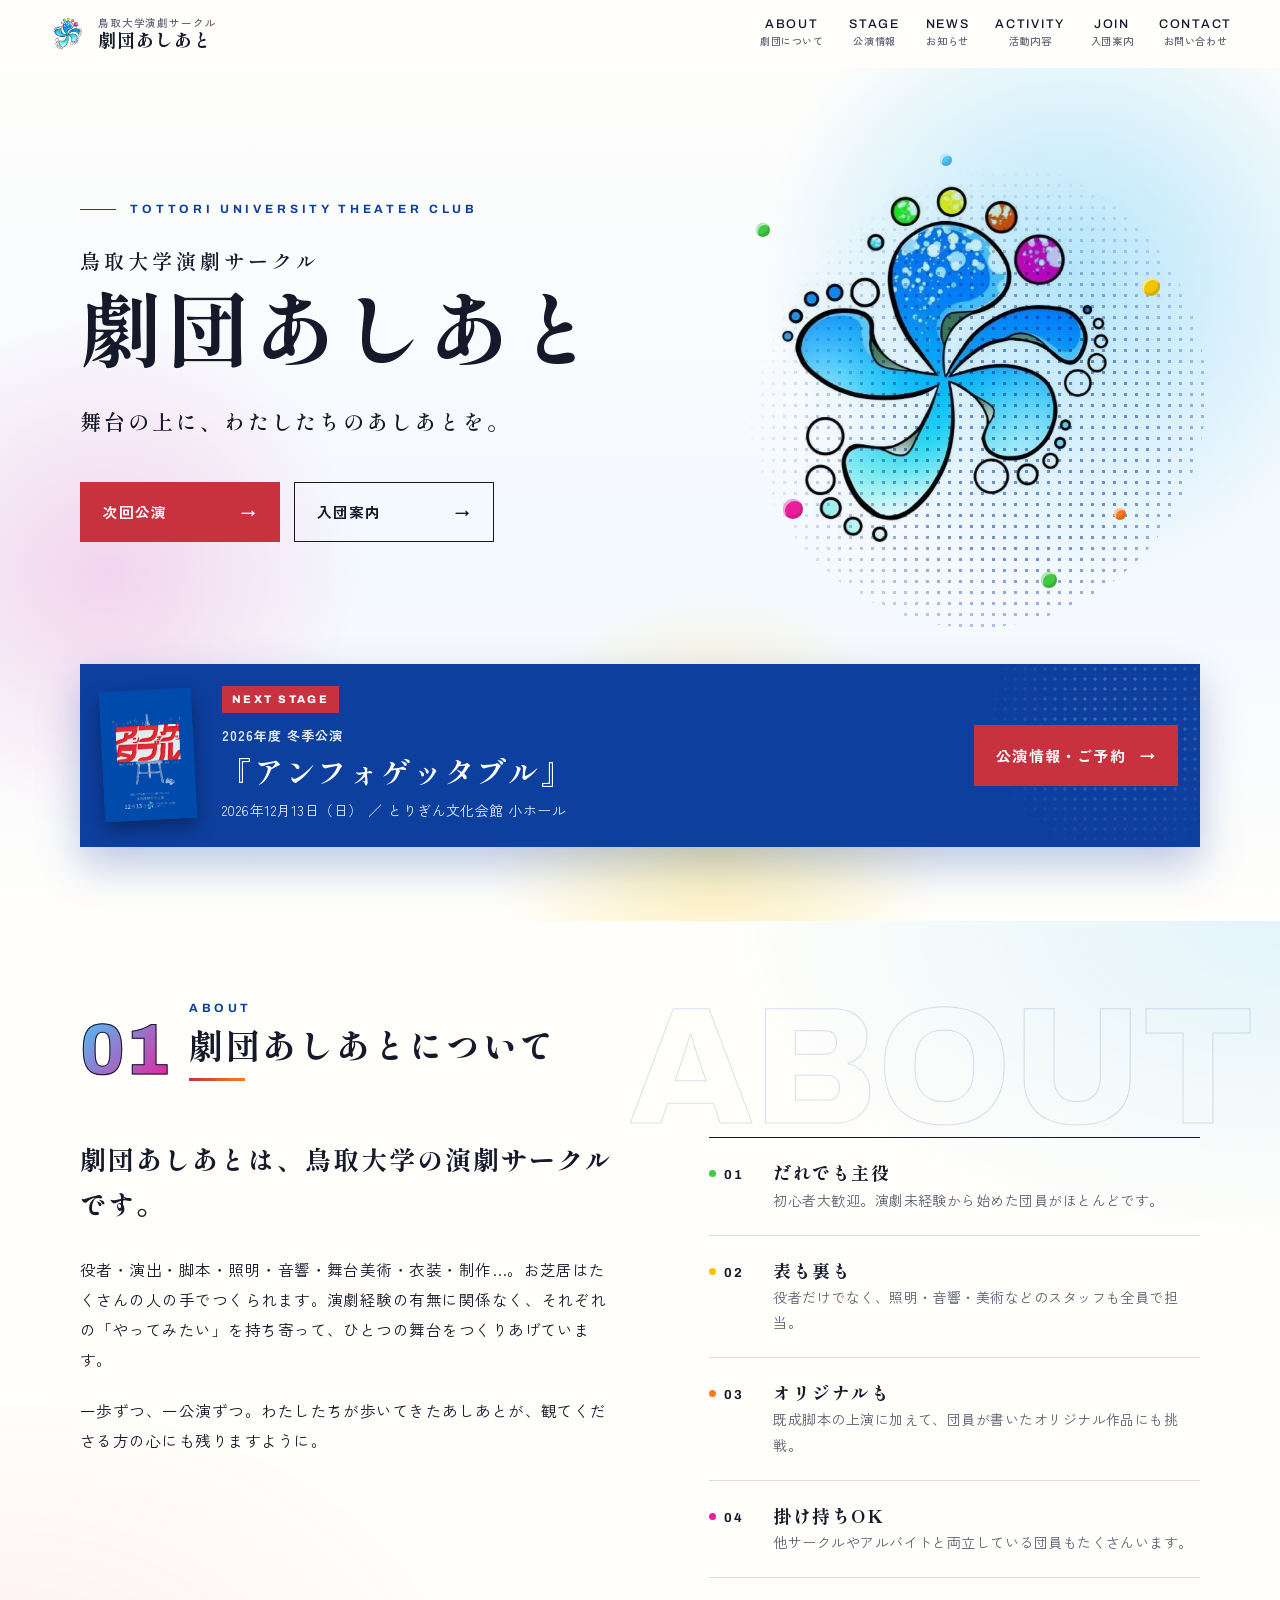
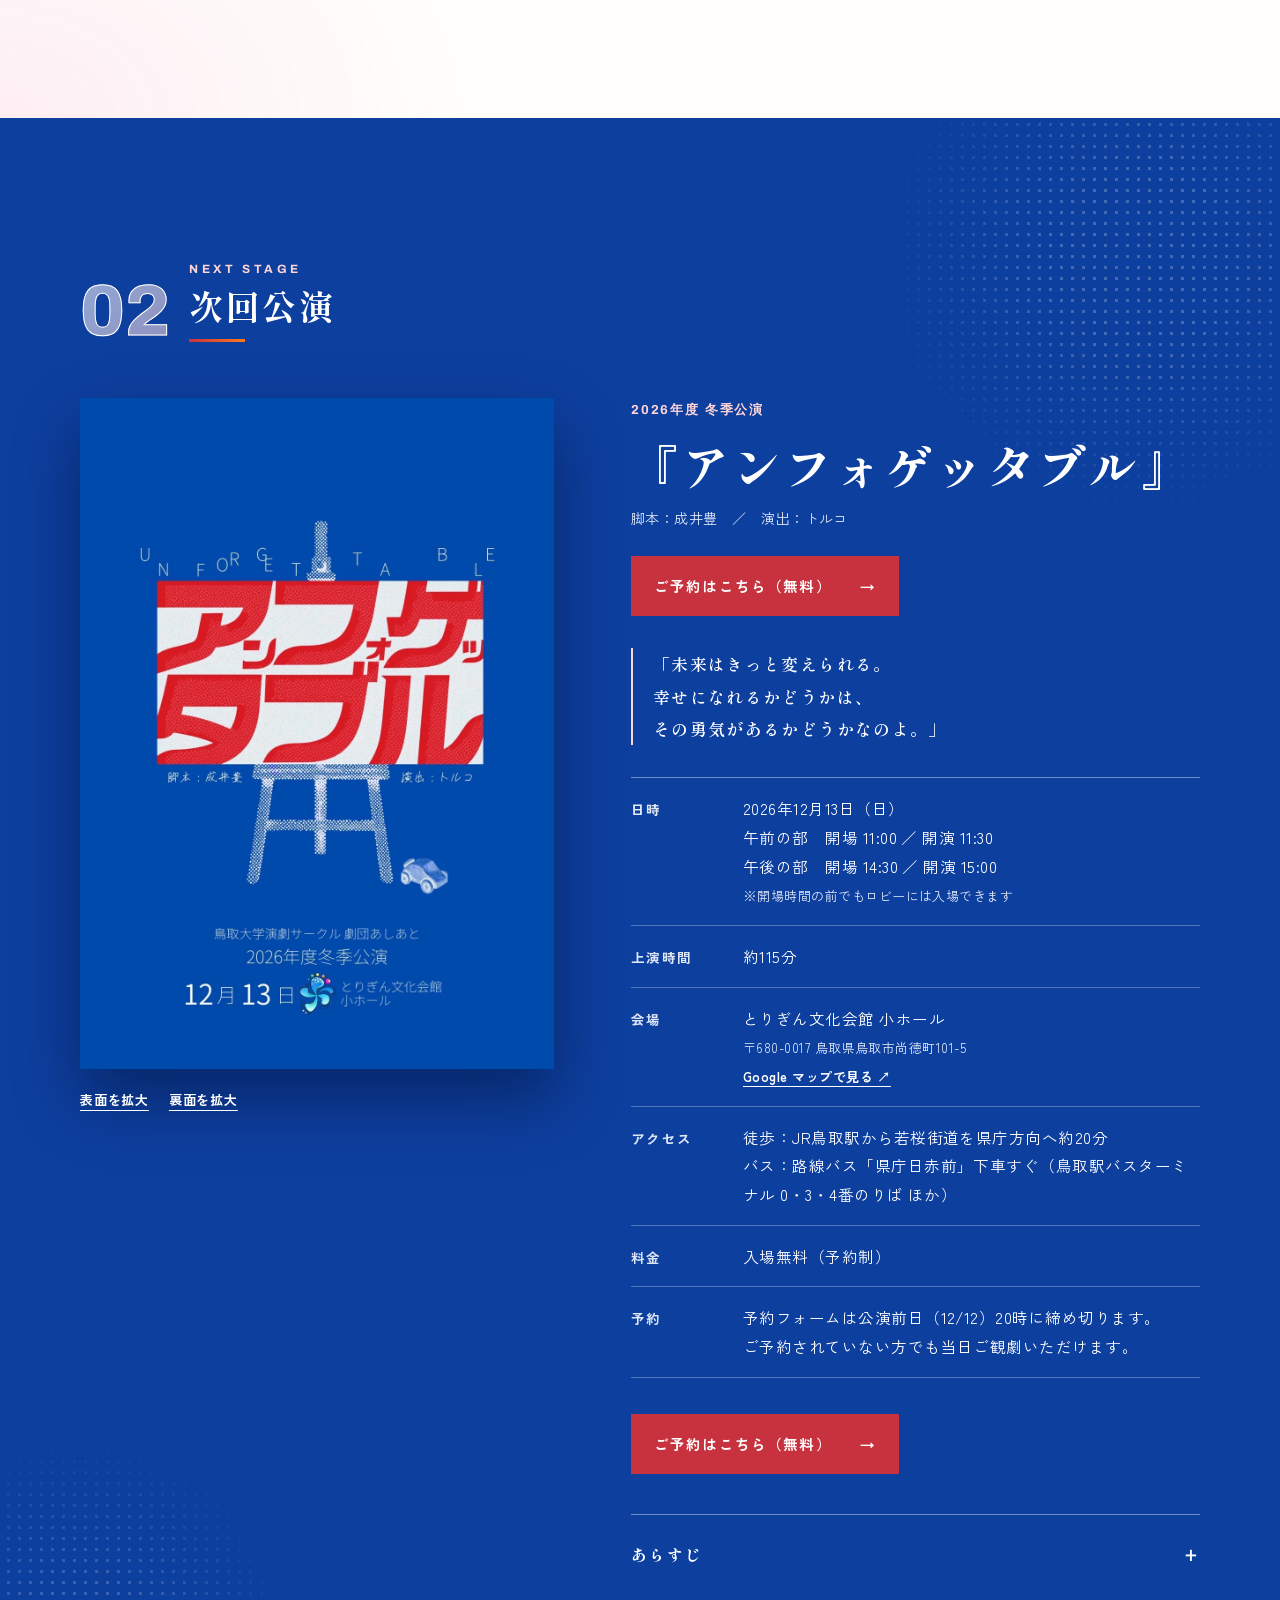
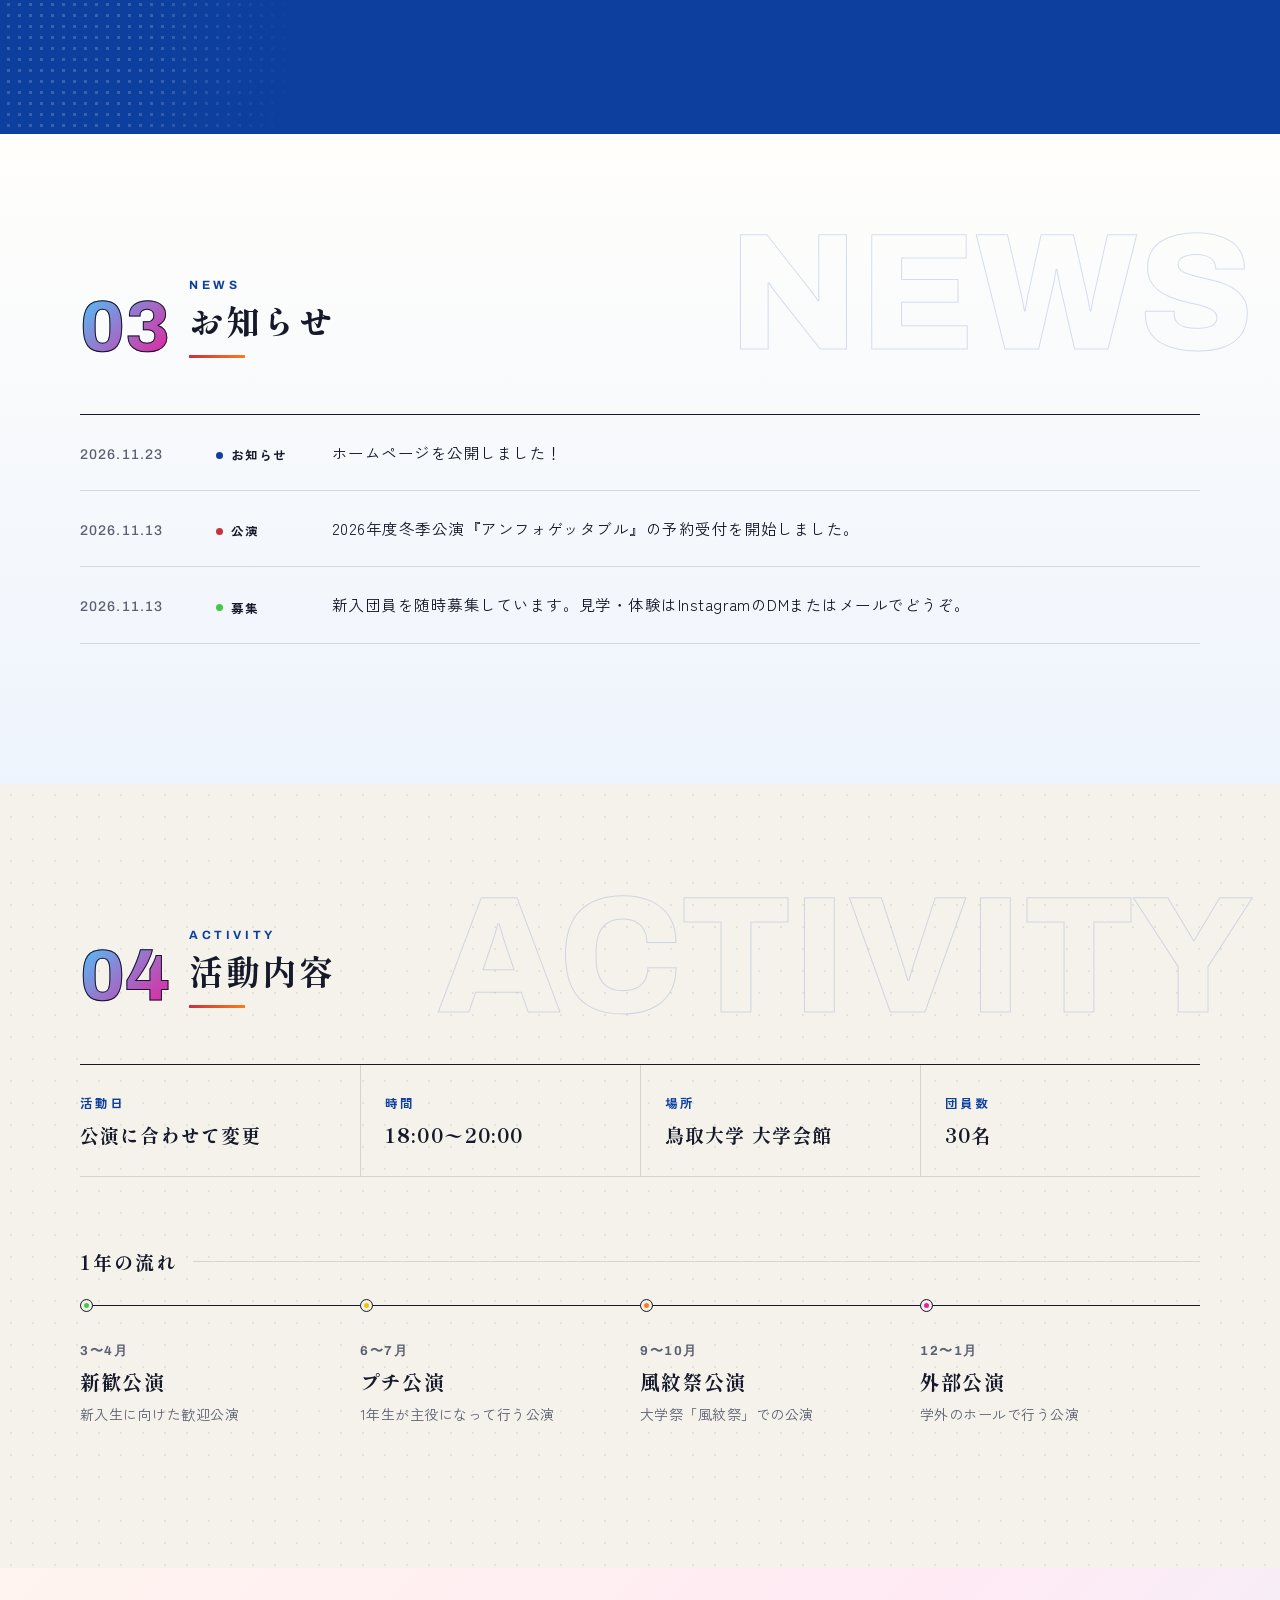
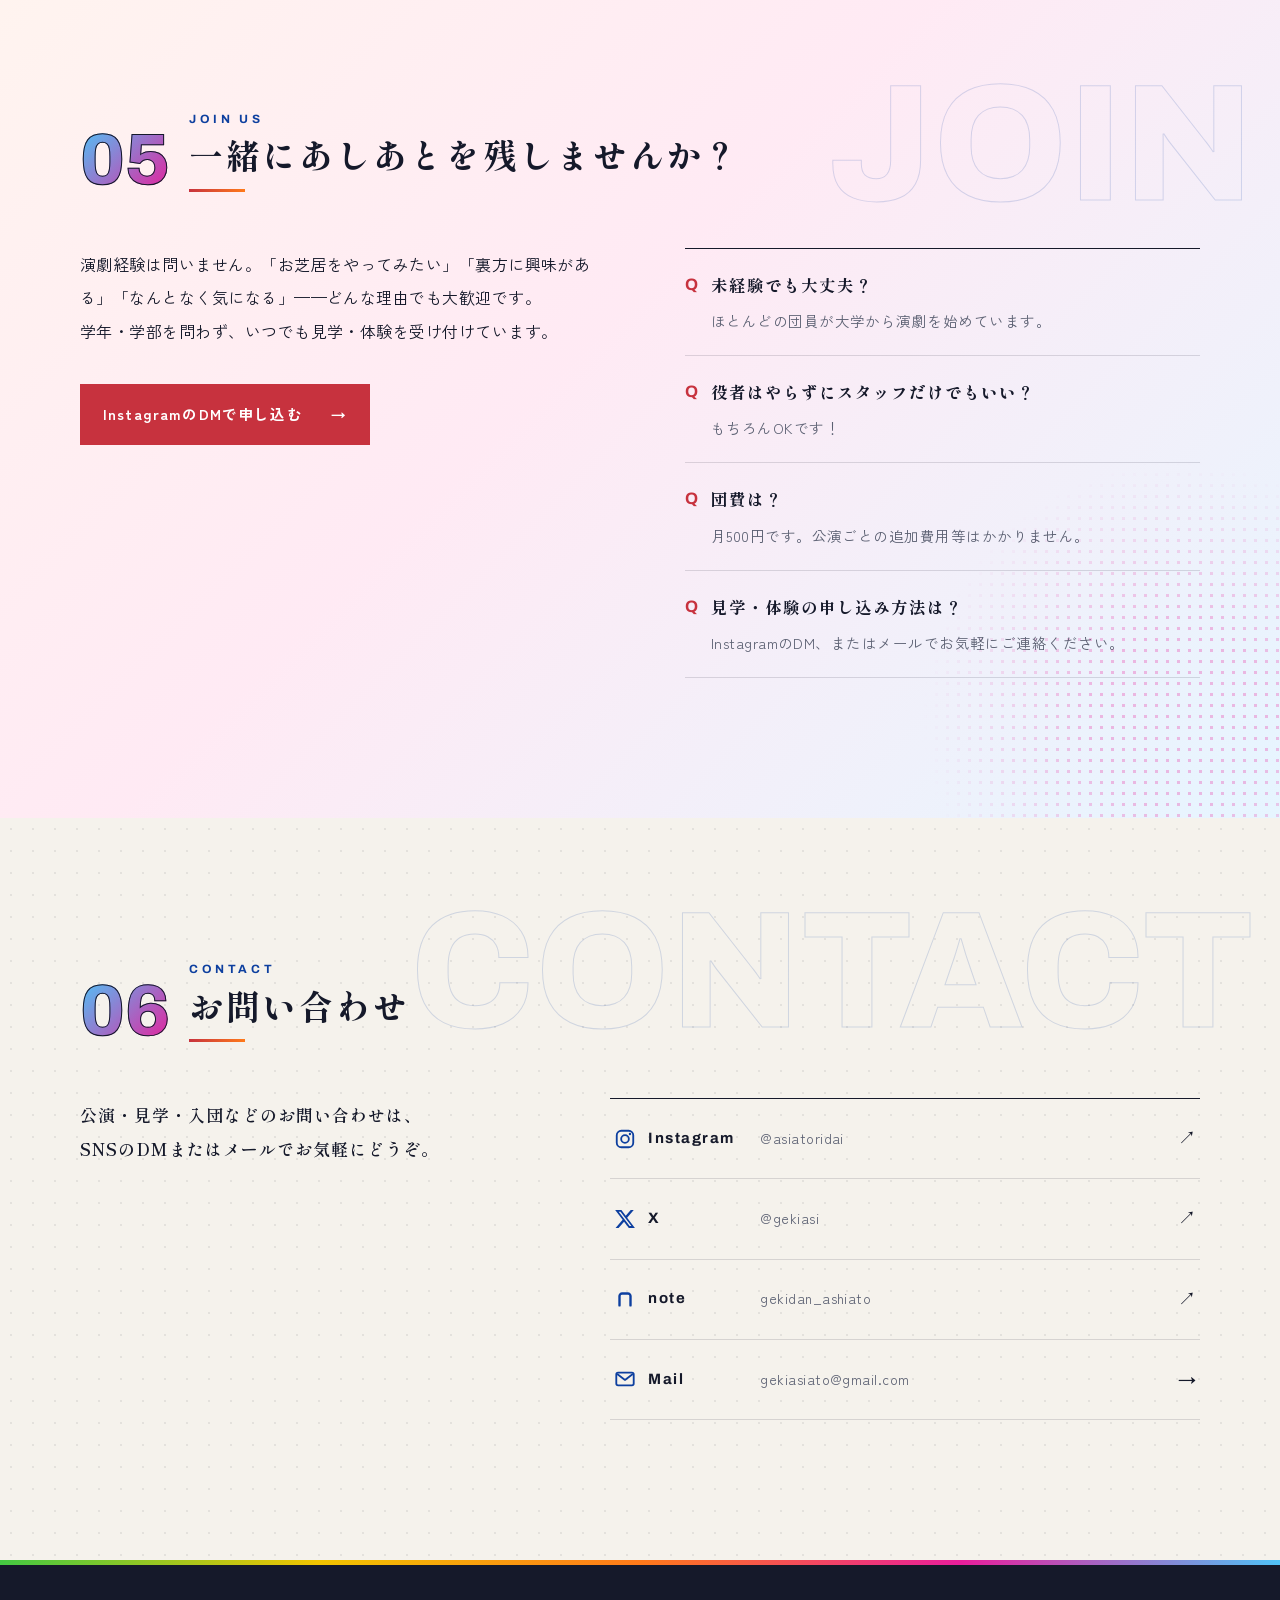
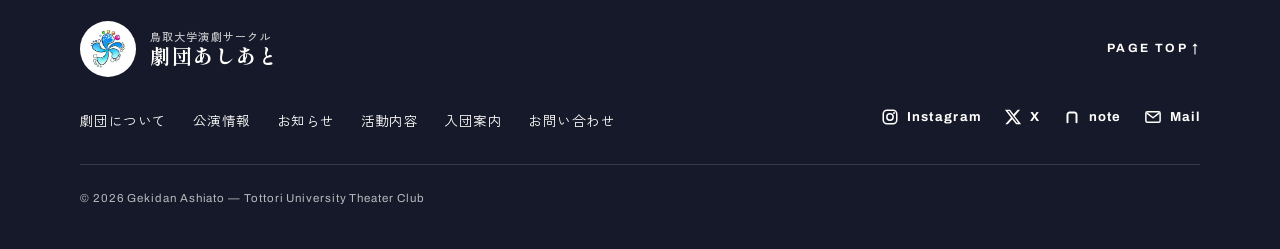
<file: index.html>
<!doctype html>
<html lang="ja">
<head>
  <meta charset="utf-8">
  <meta name="viewport" content="width=device-width, initial-scale=1">
  <title>鳥取大学演劇サークル 劇団あしあと</title>
  <meta name="description" content="鳥取大学の演劇サークル「劇団あしあと」の公式ホームページです。公演情報・活動紹介・新入団員募集。">

  <!-- SNSでシェアされたときの表示（URLが変わったら https://gekiasiato.github.io/ の部分を書き換える） -->
  <meta property="og:type" content="website">
  <meta property="og:site_name" content="劇団あしあと">
  <meta property="og:locale" content="ja_JP">
  <meta property="og:url" content="https://gekiasiato.github.io/">
  <meta property="og:title" content="鳥取大学演劇サークル 劇団あしあと">
  <meta property="og:description" content="舞台の上に、わたしたちのあしあとを。鳥取大学の演劇サークルです。">
  <meta property="og:image" content="https://gekiasiato.github.io/images/ogp.png">
  <meta property="og:image:width" content="1200">
  <meta property="og:image:height" content="630">
  <meta property="og:image:alt" content="鳥取大学演劇サークル 劇団あしあと">
  <meta name="twitter:card" content="summary_large_image">
  <meta name="twitter:site" content="@gekiasi">

  <link rel="icon" href="images/favicon.png" sizes="32x32" type="image/png">
  <link rel="icon" href="images/logo.webp" type="image/webp">
  <link rel="apple-touch-icon" href="images/apple-touch-icon.png">

  <link rel="preconnect" href="https://fonts.googleapis.com">
  <link rel="preconnect" href="https://fonts.gstatic.com" crossorigin>
  <link href="https://fonts.googleapis.com/css2?family=Shippori+Mincho+B1:wght@600;800&family=Zen+Kaku+Gothic+New:wght@400;500;700&family=Archivo:wght@500;700;800&display=swap" rel="stylesheet">
  <!-- style.css / script.js を書き換えたら、このファイル内3か所の ?v=〇〇〇〇 を同じ新しい日付に変える
       （見る人のブラウザに古いデザインが残るのを防ぐため。content.js だけの更新なら変えなくてOK） -->
  <link rel="stylesheet" href="style.css?v=20261126">
</head>
<body>
  <!--
    ※ 文章・写真の更新は content.js で行います。このファイルは基本的に触らなくて大丈夫です。
       （各セクションの見出しだけは、このファイルの <h2>〜</h2> を書き換えます）
  -->

  <!-- ※ id="top" はどこにも付けない（付けると「Page Top」が効かなくなる。#top だけでページ先頭に戻る） -->
  <header class="site-header">
    <a href="#top" class="brand">
      <img src="images/logo.webp" alt="" width="40" height="40">
      <span class="brand-text"><small>鳥取大学演劇サークル</small>劇団あしあと</span>
    </a>
    <button class="nav-toggle" aria-expanded="false" aria-controls="nav" aria-label="メニューを開く">
      <span></span><span></span>
    </button>
    <nav class="site-nav" id="nav" aria-label="メインメニュー">
      <a href="#about"><span class="en">About</span><span class="ja">劇団について</span></a>
      <a href="#stage"><span class="en">Stage</span><span class="ja">公演情報</span></a>
      <a href="#news"><span class="en">News</span><span class="ja">お知らせ</span></a>
      <a href="#activity"><span class="en">Activity</span><span class="ja">活動内容</span></a>
      <a href="#join"><span class="en">Join</span><span class="ja">入団案内</span></a>
      <a href="#contact"><span class="en">Contact</span><span class="ja">お問い合わせ</span></a>
    </nav>
    <div class="progress" id="progress" aria-hidden="true"></div>
  </header>

  <main>
    <!-- ===== ヒーロー ===== -->
    <section class="hero">
      <!-- 背景の演出（飾りなので読み上げなし） -->
      <div class="hero-bg" aria-hidden="true">
        <span class="blob b1"></span><span class="blob b2"></span><span class="blob b3"></span>
      </div>
      <div class="hero-inner">
        <div class="hero-copy">
          <p class="hero-kicker">Tottori University Theater Club</p>
          <h1>
            <span class="h1-small">鳥取大学演劇サークル</span>
            <span class="h1-main">劇団あしあと</span>
          </h1>
          <p class="hero-lead" data-bind="catchCopy"></p>
          <div class="hero-actions">
            <a href="#stage" class="btn btn-primary btn-next">次回公演</a>
            <a href="#join" class="btn btn-line">入団案内</a>
          </div>
        </div>
        <div class="hero-visual" id="hero-visual" aria-hidden="true">
          <div class="halftone"></div>
          <img src="images/logo.webp" alt="" width="420" height="420">
        </div>
      </div>
      <a class="hero-next" id="hero-next" href="#stage" hidden></a>
      <svg class="footsteps" viewBox="0 0 1200 120" preserveAspectRatio="xMidYMid meet" aria-hidden="true">
        <defs>
          <g id="foot">
            <ellipse cx="0" cy="8" rx="9" ry="13"/>
            <circle cx="-7" cy="-11" r="3"/>
            <circle cx="-1" cy="-14" r="3.2"/>
            <circle cx="5" cy="-12" r="2.8"/>
            <circle cx="9" cy="-7" r="2.4"/>
          </g>
        </defs>
        <g id="footsteps-trail"></g>
      </svg>
    </section>

    <!-- ===== 劇団について ===== -->
    <section class="section section-about" id="about" data-word="About">
      <div class="container">
        <header class="sec-head reveal"><span class="sec-no">01</span><p class="sec-en">About</p><h2>劇団あしあとについて</h2></header>
        <div class="about-grid">
          <div class="about-text reveal" id="about-text"></div>
          <ol class="about-points reveal" id="about-points"></ol>
        </div>
      </div>
    </section>

    <!-- ===== 公演情報 ===== -->
    <section class="section section-stage" id="stage">
      <div class="container">
        <header class="sec-head reveal"><span class="sec-no">02</span><p class="sec-en">Next Stage</p><h2>次回公演</h2></header>
        <div id="next-stage"></div>
        <div id="past" hidden>
          <h3 class="sub-title">過去の公演</h3>
          <ul class="past-list" id="past-list"></ul>
        </div>
      </div>
    </section>

    <!-- ===== お知らせ ===== -->
    <section class="section section-news" id="news" data-word="News">
      <div class="container">
        <header class="sec-head reveal"><span class="sec-no">03</span><p class="sec-en">News</p><h2>お知らせ</h2></header>
        <ul class="news-list" id="news-list"></ul>
      </div>
    </section>

    <!-- ===== 活動内容 ===== -->
    <section class="section section-paper" id="activity" data-word="Activity">
      <div class="container">
        <header class="sec-head reveal"><span class="sec-no">04</span><p class="sec-en">Activity</p><h2>活動内容</h2></header>
        <dl class="activity-basic reveal" id="activity-basic"></dl>
        <h3 class="sub-title">1年の流れ</h3>
        <ol class="timeline" id="timeline"></ol>
      </div>
    </section>

    <!-- ===== 入団案内 ===== -->
    <section class="section join" id="join" data-word="Join">
      <div class="container">
        <header class="sec-head reveal"><span class="sec-no">05</span><p class="sec-en">Join Us</p><h2>一緒にあしあとを<br class="sp">残しませんか？</h2></header>
        <div class="join-grid">
          <div class="join-text reveal">
            <p data-bind="join.message"></p>
            <div class="join-actions" id="join-actions"></div>
          </div>
          <dl class="join-faq reveal" id="join-faq"></dl>
        </div>
      </div>
    </section>

    <!-- ===== お問い合わせ ===== -->
    <section class="section section-paper" id="contact" data-word="Contact">
      <div class="container">
        <header class="sec-head reveal"><span class="sec-no">06</span><p class="sec-en">Contact</p><h2>お問い合わせ</h2></header>
        <div class="contact-wrap">
          <p class="contact-lead">公演・見学・入団などのお問い合わせは、<br>SNSのDMまたはメールでお気軽にどうぞ。</p>
          <ul class="contact-list" id="contact-grid"></ul>
        </div>
      </div>
    </section>
  </main>

  <footer class="site-footer">
    <div class="footer-inner">
      <div class="footer-brand">
        <img src="images/logo.webp" alt="" width="56" height="56">
        <p><small>鳥取大学演劇サークル</small>劇団あしあと</p>
      </div>
      <a href="#top" class="to-top">Page Top ↑</a>
      <nav class="footer-nav" aria-label="フッターメニュー">
        <a href="#about">劇団について</a>
        <a href="#stage">公演情報</a>
        <a href="#news">お知らせ</a>
        <a href="#activity">活動内容</a>
        <a href="#join">入団案内</a>
        <a href="#contact">お問い合わせ</a>
      </nav>
      <ul class="footer-sns" id="footer-sns" aria-label="SNS"></ul>
      <p class="footer-copy">&copy; <span id="year"></span> Gekidan Ashiato — Tottori University Theater Club</p>
    </div>
  </footer>

  <script src="content.js?v=20261126"></script>
  <script src="script.js?v=20261126"></script>
</body>
</html>
</file>
<file: style.css>
/* =====================================================================
   劇団あしあと デザイン設定
   色を変えたいときは :root の値を書き換えてください。
   ===================================================================== */
:root {
  /* 基本色（冬季公演フライヤーの青と赤をベースにしています） */
  --blue: #0d3f9f;
  --blue-deep: #0a2f78;
  --red: #c7323e;          /* 白文字とのコントラスト 5.3:1 */
  --red-deep: #a62834;
  --ink: #15192a;
  --ink-soft: #5b6072;
  --paper: #f5f2ec;
  --white: #fffefb;
  --line: rgba(21, 25, 42, .14);
  --on-blue: #ffffff;
  --on-blue-soft: #dfe7f7; /* 青の上の補足文字（コントラスト 7.6:1） */
  --on-blue-line: rgba(255, 255, 255, .28);
  --accent-pink: #ffd5d8;

  /* ロゴの色（小さなアクセントにだけ使用） */
  --c-green: #43c943;
  --c-yellow: #f2c400;
  --c-orange: #ff7a1a;
  --c-pink: #e91e9b;
  --c-sky: #4fc3f7;

  --serif: "Shippori Mincho B1", "Yu Mincho", "Hiragino Mincho ProN", serif;
  --sans: "Zen Kaku Gothic New", "Hiragino Sans", "Yu Gothic", sans-serif;
  --latin: "Archivo", "Helvetica Neue", Arial, sans-serif;
}

*, *::before, *::after { box-sizing: border-box; }
html { scroll-behavior: smooth; scroll-padding-top: 72px; }
body {
  margin: 0;
  font-family: var(--sans);
  color: var(--ink);
  background: var(--white);
  line-height: 1.95;
  font-size: 15.5px;
  letter-spacing: .03em;
  -webkit-font-smoothing: antialiased;
  overflow-x: hidden;
}
img { max-width: 100%; height: auto; display: block; }
a { color: inherit; }
h1, h2, h3, h4 { line-height: 1.4; margin: 0; font-weight: 800; }
p { margin: 0; }
.sp { display: none; }

/* タイトルは単語の途中で折り返さない（<wbr> の位置で折り返す） */
.h1-main, .stage-title, .hn-text strong, .past-name { word-break: keep-all; overflow-wrap: anywhere; }

/* キーボード操作時のフォーカス枠 */
:focus-visible { outline: 2px solid var(--blue); outline-offset: 3px; }
.section-stage :focus-visible, .site-footer :focus-visible { outline-color: #fff; }

.container { width: min(1120px, 100% - 40px); margin-inline: auto; }

/* ---------- ボタン ---------- */
.btn {
  display: inline-flex; align-items: center; justify-content: space-between; gap: 28px;
  min-width: 200px; padding: 15px 22px;
  font-family: var(--sans); font-weight: 700; font-size: 14.5px; letter-spacing: .08em;
  text-decoration: none; border: 1px solid transparent;
  transition: background .25s, color .25s, border-color .25s;
}
.btn::after { content: "→"; font-family: var(--latin); transition: transform .25s; }
.btn:hover::after { transform: translateX(4px); }
.btn-primary { background: var(--red); color: #fff; }
.btn-primary:hover { background: var(--red-deep); }
.btn-line { border-color: var(--ink); }
.btn-line:hover { background: var(--ink); color: var(--white); }
.btn-disabled { border: 1px dashed currentColor; cursor: default; }
.section-stage .btn-disabled { color: var(--on-blue-soft); }
.btn-disabled::after { content: ""; }

/* ---------- ヘッダー ---------- */
.site-header {
  position: fixed; inset: 0 0 auto 0; z-index: 50;
  display: flex; align-items: center; justify-content: space-between;
  height: 68px; padding: 0 clamp(20px, 4vw, 48px);
  background: var(--white);           /* 不透明にしてロゴの白背景をなじませる */
  backdrop-filter: blur(8px);         /* スマホメニューの位置の基準にもなっている */
  border-bottom: 1px solid transparent;
  transition: border-color .3s;
}
.site-header.scrolled { border-bottom-color: var(--line); }
.brand { display: flex; align-items: center; gap: 10px; text-decoration: none; }
.brand img { width: 40px; height: 40px; mix-blend-mode: multiply; }
.brand-text { font-family: var(--serif); font-weight: 800; font-size: 18px; line-height: 1.15; display: flex; flex-direction: column; letter-spacing: .06em; }
.brand-text small { font-family: var(--sans); font-size: 10.5px; font-weight: 500; color: var(--ink-soft); letter-spacing: .08em; }

.site-nav { display: flex; gap: clamp(12px, 2vw, 30px); align-items: center; }
.site-nav a {
  display: flex; flex-direction: column; align-items: center; line-height: 1.25;
  text-decoration: none; position: relative; padding: 6px 0 8px;
}
.site-nav .en { font-family: var(--latin); font-weight: 500; font-size: 12.5px; letter-spacing: .14em; text-transform: uppercase; }
.site-nav .ja { font-size: 10px; font-weight: 500; color: var(--ink-soft); letter-spacing: .06em; margin-top: 2px; }
.site-nav a::after {
  content: ""; position: absolute; left: 0; right: 0; bottom: 0; height: 1px; background: currentColor;
  transform: scaleX(0); transform-origin: right; transition: transform .3s;
}
.site-nav a:hover::after, .site-nav a.is-current::after { transform: scaleX(1); transform-origin: left; }
.site-nav a.is-current { color: var(--blue); }
.site-nav a.is-current .ja { color: var(--blue); }
.nav-toggle { display: none; }

/* ---------- ヒーロー ---------- */
.hero { position: relative; padding: 140px 0 0; overflow: hidden; }  /* 背景は .hero-bg（下の「演出」の項） */
.hero-inner {
  width: min(1120px, 100% - 40px); margin-inline: auto;
  display: grid; grid-template-columns: 1.15fr 1fr; align-items: center; gap: 40px;
}
.hero-kicker {
  font-family: var(--latin); font-size: 12px; font-weight: 700; letter-spacing: .32em; text-transform: uppercase;
  color: var(--blue); display: flex; align-items: center; gap: 14px; margin-bottom: 26px;
}
.hero-kicker::before { content: ""; width: 36px; height: 1px; background: currentColor; }
.hero h1 { display: flex; flex-direction: column; font-family: var(--serif); }
.h1-small { font-size: clamp(16px, 1.8vw, 20px); font-weight: 600; letter-spacing: .2em; margin-bottom: 6px; }
.h1-main { white-space: nowrap; font-size: clamp(42px, 6.4vw, 86px); font-weight: 800; letter-spacing: .06em; line-height: 1.1; }
.hero-lead { font-family: var(--serif); font-weight: 600; font-size: clamp(17px, 1.9vw, 21px); letter-spacing: .14em; margin: 30px 0 40px; }
.hero-actions { display: flex; flex-wrap: wrap; gap: 14px; }

.hero-visual { position: relative; aspect-ratio: 1; max-width: 460px; width: 100%; justify-self: center; }
.halftone {
  position: absolute; inset: 4% -6% -6% 6%;
  border-radius: 50%;
  background-image: radial-gradient(var(--blue) 1.5px, transparent 1.9px);
  background-size: 11px 11px;
  -webkit-mask-image: radial-gradient(circle at 60% 60%, #000 30%, transparent 70%);
          mask-image: radial-gradient(circle at 60% 60%, #000 30%, transparent 70%);
  opacity: .55;
}
.hero-visual img { position: relative; width: 100%; mix-blend-mode: multiply; animation: sway 9s ease-in-out infinite; }
@keyframes sway { 50% { transform: rotate(-6deg); } }

/* トップに写真を入れたとき */
.has-hero-photo .hero-visual { aspect-ratio: 4 / 5; max-width: 440px; }
.has-hero-photo .hero-visual::before {
  content: ""; position: absolute; inset: 8% -7% -7% 8%;
  background-image: radial-gradient(var(--blue) 1.5px, transparent 1.9px); background-size: 11px 11px; opacity: .45;
}
.has-hero-photo .hero-visual img.hero-photo { position: relative; height: 100%; object-fit: cover; mix-blend-mode: normal; animation: none; }

.hero-next {
  position: relative; overflow: hidden;
  width: min(1120px, 100% - 40px); margin: 64px auto 0;
  display: flex; align-items: center; gap: 28px;
  padding: 22px; text-decoration: none;
  background: var(--blue); color: var(--on-blue);
  box-shadow: 0 18px 40px rgba(13, 63, 159, .28);
  transition: transform .3s, box-shadow .3s;
}
.hero-next::before {
  content: ""; position: absolute; right: -60px; top: -80px; width: 280px; height: 280px; border-radius: 50%;
  background-image: radial-gradient(rgba(255,255,255,.22) 1.4px, transparent 1.8px); background-size: 10px 10px;
  -webkit-mask-image: radial-gradient(circle, #000 20%, transparent 70%); mask-image: radial-gradient(circle, #000 20%, transparent 70%);
  pointer-events: none;
}
.hero-next:hover { transform: translateY(-3px); box-shadow: 0 24px 50px rgba(13, 63, 159, .36); }
.hn-thumb { flex: none; width: 92px; transform: rotate(-3deg); box-shadow: 0 8px 18px rgba(0,0,0,.35); }
.hn-thumb img { width: 100%; aspect-ratio: 210/297; object-fit: cover; }
.hn-text { position: relative; display: flex; flex-direction: column; gap: 2px; flex: 1; min-width: 0; }
.hn-label {
  align-self: flex-start; background: var(--red); color: #fff;
  font-family: var(--latin); font-weight: 800; font-size: 11px; letter-spacing: .22em; text-transform: uppercase;
  padding: 3px 10px; margin-bottom: 8px;
}
.hn-text small { font-size: 13px; font-weight: 700; letter-spacing: .08em; color: var(--on-blue-soft); }
.hn-text strong { font-family: var(--serif); font-size: clamp(22px, 2.6vw, 30px); letter-spacing: .06em; line-height: 1.35; }
.hn-text em { font-style: normal; font-size: 14px; color: var(--on-blue-soft); margin-top: 4px; }
.hn-sep { margin: 0 .4em; }
.hn-cta {
  position: relative; flex: none; display: inline-flex; align-items: center; gap: 14px;
  background: var(--red); color: #fff; font-weight: 700; font-size: 15px; letter-spacing: .08em;
  padding: 16px 22px; transition: background .25s;
}
.hn-cta span { font-family: var(--latin); transition: transform .25s; }
.hero-next:hover .hn-cta { background: var(--red-deep); }
.hero-next:hover .hn-cta span { transform: translateX(4px); }

.footsteps { display: block; width: min(640px, 100% - 40px); height: auto; margin: 10px auto 0; }
.footsteps .fs { fill: var(--ink); opacity: 0; animation: step 8s infinite; animation-delay: calc(var(--i) * .4s); }
.footsteps .fs:nth-child(13) { fill: var(--red); }
@keyframes step { 0% { opacity: 0; } 4%, 55% { opacity: .16; } 72%, 100% { opacity: 0; } }

/* ---------- セクション共通 ---------- */
.section { padding: clamp(80px, 11vw, 140px) 0; }
.section-about {
  padding-top: clamp(48px, 6vw, 80px);
  background:
    radial-gradient(900px 520px at 100% 0%, rgba(79, 195, 247, .16), transparent 62%),
    radial-gradient(760px 520px at 0% 100%, rgba(233, 30, 155, .07), transparent 62%),
    var(--white);
}
.section-news { background: linear-gradient(180deg, var(--white) 0%, #eef4fd 100%); }
.section-paper {
  background-color: var(--paper);
  background-image: radial-gradient(rgba(21, 25, 42, .08) 1px, transparent 1.3px);
  background-size: 22px 22px;
}
.sec-head {
  display: grid; grid-template-columns: auto 1fr; column-gap: 18px; align-items: end;
  margin-bottom: clamp(36px, 5vw, 56px);
}
.sec-no { grid-row: span 2; font-family: var(--latin); font-weight: 800; font-size: clamp(48px, 6vw, 72px); line-height: .85; color: transparent; -webkit-text-stroke: 1px var(--ink); }
.section-stage .sec-no { -webkit-text-stroke-color: #fff; }
.sec-head .sec-en { font-family: var(--latin); font-size: 12px; font-weight: 700; letter-spacing: .3em; text-transform: uppercase; color: var(--blue); }
.sec-head h2 { font-family: var(--serif); font-size: clamp(24px, 3.4vw, 34px); letter-spacing: .08em; }
.sub-title {
  font-family: var(--serif); font-size: 19px; letter-spacing: .1em;
  margin: 72px 0 24px; display: flex; align-items: center; gap: 16px;
}
.sub-title::after { content: ""; flex: 1; height: 1px; background: var(--line); }

/* ---------- 劇団について ---------- */
.about-grid { display: grid; grid-template-columns: 1.1fr 1fr; gap: clamp(40px, 7vw, 96px); align-items: start; }
.about-text .lead { font-family: var(--serif); font-size: clamp(21px, 2.4vw, 26px); font-weight: 800; line-height: 1.7; letter-spacing: .08em; margin-bottom: 28px; }
.about-text p + p { margin-top: 1.3em; }
.about-photo { margin: 36px 0 0; }
.about-photo img { width: 100%; aspect-ratio: 3 / 2; object-fit: cover; }
.about-photo figcaption { margin-top: 8px; font-size: 12.5px; color: var(--ink-soft); }
.about-points { list-style: none; padding: 0; margin: 0; border-top: 1px solid var(--ink); }
.about-points li { display: grid; grid-template-columns: 56px 1fr; gap: 8px; padding: 22px 0; border-bottom: 1px solid var(--line); }
.about-points .num { font-family: var(--latin); font-weight: 700; font-size: 13px; letter-spacing: .1em; padding-top: 3px; display: flex; align-items: flex-start; gap: 8px; }
.about-points .num::before { content: ""; width: 7px; height: 7px; border-radius: 50%; background: var(--dot); margin-top: 7px; }
.about-points h3 { font-family: var(--serif); font-size: 18px; letter-spacing: .08em; }
.about-points p { font-size: 14px; color: var(--ink-soft); line-height: 1.8; margin-top: 2px; }

/* ---------- 公演（青のセクション） ---------- */
.section-stage {
  position: relative; background: var(--blue); color: var(--on-blue); overflow: hidden;
}
.section-stage::before {
  content: ""; position: absolute; right: -120px; top: -120px; width: 520px; height: 520px; border-radius: 50%;
  background-image: radial-gradient(rgba(255,255,255,.22) 1.5px, transparent 1.9px);
  background-size: 11px 11px;
  -webkit-mask-image: radial-gradient(circle, #000 25%, transparent 70%);
          mask-image: radial-gradient(circle, #000 25%, transparent 70%);
  pointer-events: none;
}
.section-stage .container { position: relative; }
.section-stage .sec-head .sec-en { color: var(--accent-pink); }
.section-stage .sub-title::after { background: var(--on-blue-line); }

.stage-card { display: grid; grid-template-columns: minmax(0, 5fr) minmax(0, 6fr); gap: clamp(32px, 6vw, 80px); align-items: start; }
.stage-visual { margin: 0; position: sticky; top: 100px; }
.flyer-main { display: block; }
.stage-visual img { width: 100%; box-shadow: 0 30px 60px rgba(0, 10, 40, .45); transition: transform .4s; }
.flyer-main:hover img { transform: translateY(-4px); }
.flyer-links { display: flex; gap: 20px; margin-top: 18px; }
.flyer-links a { font-size: 13px; font-weight: 700; letter-spacing: .06em; text-underline-offset: 5px; }
.stage-visual.no-flyer { aspect-ratio: 3/4; display: grid; place-items: center; border: 1px solid var(--on-blue-line); padding: 40px; }
.stage-visual.no-flyer img { width: 60%; box-shadow: none; background: #fff; border-radius: 50%; padding: 16px; }
.stage-visual.no-flyer figcaption { font-family: var(--latin); letter-spacing: .3em; text-transform: uppercase; font-size: 13px; }

.stage-type { font-family: var(--latin); font-weight: 700; font-size: 13px; letter-spacing: .14em; color: var(--accent-pink); }
.stage-title { font-family: var(--serif); font-size: clamp(30px, 4.4vw, 48px); letter-spacing: .06em; margin: 8px 0 6px; }
.stage-credit { font-size: 14px; color: var(--on-blue-soft); }
.stage-cta-top { margin: 24px 0 0; }
.stage-quote {
  margin: 32px 0; padding: 0 0 0 20px; border-left: 2px solid var(--accent-pink);
  font-family: var(--serif); font-weight: 600; font-size: 17px; line-height: 1.9; letter-spacing: .08em;
}
.stage-info { margin: 0 0 36px; border-top: 1px solid rgba(255,255,255,.4); }
.stage-info div { display: grid; grid-template-columns: 96px 1fr; gap: 16px; padding: 16px 0; border-bottom: 1px solid var(--on-blue-line); }
.stage-info dt { font-weight: 700; font-size: 13.5px; letter-spacing: .1em; color: var(--on-blue-soft); padding-top: 2px; }
.stage-info dd { margin: 0; line-height: 1.85; }
.stage-info small { color: var(--on-blue-soft); font-size: 13px; }
.map-link { font-size: 13px; font-weight: 700; text-underline-offset: 4px; }
.section-stage .btn-primary, .section-stage .btn-disabled { min-width: 260px; }
.synopsis { margin-top: 40px; border-top: 1px solid rgba(255,255,255,.4); }
.synopsis summary {
  cursor: pointer; list-style: none; padding: 18px 0;
  display: flex; justify-content: space-between; align-items: center;
  font-family: var(--serif); font-weight: 800; letter-spacing: .14em;
}
.synopsis summary::-webkit-details-marker { display: none; }
.synopsis summary::after { content: "+"; font-family: var(--latin); font-size: 22px; font-weight: 500; transition: transform .25s; }
.synopsis[open] summary::after { transform: rotate(45deg); }
.synopsis p { font-size: 14.5px; line-height: 2.1; color: var(--on-blue-soft); padding-bottom: 8px; }
.stage-empty { border: 1px solid var(--on-blue-line); padding: 56px 24px; text-align: center; font-family: var(--serif); font-weight: 600; letter-spacing: .08em; }

.past-list { list-style: none; padding: 0; margin: 0; }
.past-list li { display: grid; grid-template-columns: 110px 1fr auto; gap: 18px; align-items: center; padding: 16px 0; border-bottom: 1px solid var(--on-blue-line); }
.past-list li.has-photo { grid-template-columns: 96px 110px 1fr auto; }
.past-photo { width: 96px; aspect-ratio: 3 / 2; object-fit: cover; }
.past-photo-empty { display: block; background: rgba(255, 255, 255, .08); border: 1px solid var(--on-blue-line); }
.past-date { font-family: var(--latin); font-weight: 500; font-size: 14px; letter-spacing: .08em; color: var(--on-blue-soft); }
.past-name { font-family: var(--serif); font-weight: 800; letter-spacing: .06em; }
.past-tag { font-size: 12.5px; color: var(--on-blue-soft); }

/* ---------- お知らせ ---------- */
.news-list { list-style: none; padding: 0; margin: 0; border-top: 1px solid var(--ink); }
.news-list li { display: grid; grid-template-columns: 120px 100px 1fr; gap: 16px; align-items: baseline; padding: 22px 0; border-bottom: 1px solid var(--line); }
.news-list time { font-family: var(--latin); font-weight: 500; font-size: 14px; letter-spacing: .08em; color: var(--ink-soft); }
.news-cat { font-size: 12.5px; font-weight: 700; letter-spacing: .08em; display: inline-flex; align-items: center; gap: 8px; }
.news-cat::before { content: ""; width: 7px; height: 7px; border-radius: 50%; background: var(--cat); }
.cat-info { --cat: var(--blue); }
.cat-stage { --cat: var(--red); }
.cat-join { --cat: var(--c-green); }

/* ---------- 活動内容 ---------- */
.activity-basic { margin: 0; display: grid; grid-template-columns: repeat(4, 1fr); border-top: 1px solid var(--ink); border-bottom: 1px solid var(--line); }
.activity-basic div { padding: 26px 24px; border-left: 1px solid var(--line); }
.activity-basic div:first-child { border-left: 0; padding-left: 0; }
.activity-basic dt { font-family: var(--sans); font-size: 12.5px; font-weight: 700; letter-spacing: .14em; color: var(--blue); }
.activity-basic dd { margin: 6px 0 0; font-family: var(--serif); font-weight: 800; font-size: 19px; letter-spacing: .06em; line-height: 1.5; }

.timeline { list-style: none; padding: 0; margin: 0; display: grid; grid-template-columns: repeat(4, 1fr); position: relative; }
.timeline::before { content: ""; position: absolute; left: 0; right: 0; top: 6px; height: 1px; background: var(--ink); }
.timeline li { position: relative; padding: 34px 24px 0 0; }
.timeline li::before {
  content: ""; position: absolute; top: 0; left: 0; width: 13px; height: 13px; border-radius: 50%;
  background: var(--paper); border: 1px solid var(--ink); box-shadow: inset 0 0 0 3px var(--paper), inset 0 0 0 7px var(--dot);
}
.tl-month { font-family: var(--latin); font-weight: 700; font-size: 13px; letter-spacing: .12em; color: var(--ink-soft); }
.timeline h4 { font-family: var(--serif); font-size: 20px; letter-spacing: .06em; margin: 4px 0 6px; }
.timeline p { font-size: 14px; color: var(--ink-soft); line-height: 1.8; }

/* ---------- 入団案内 ---------- */
.join-grid { display: grid; grid-template-columns: 1fr 1fr; gap: clamp(40px, 7vw, 96px); align-items: start; }
.join-text p { font-size: 16px; line-height: 2.1; margin-bottom: 36px; }
.join-actions { display: flex; flex-wrap: wrap; gap: 12px; }
.join-faq { margin: 0; border-top: 1px solid var(--ink); }
.join-faq div { padding: 20px 0; border-bottom: 1px solid var(--line); }
.join-faq dt { font-family: var(--serif); font-weight: 800; font-size: 16.5px; letter-spacing: .06em; display: flex; gap: 12px; }
.join-faq dt::before { content: "Q"; font-family: var(--latin); color: var(--red); font-weight: 700; }
.join-faq dd { margin: 6px 0 0; padding-left: 26px; font-size: 14.5px; color: var(--ink-soft); }

/* ---------- お問い合わせ ---------- */
.contact-wrap { display: grid; grid-template-columns: 1fr 1.3fr; gap: clamp(32px, 6vw, 80px); align-items: start; }
.contact-lead { font-family: var(--serif); font-weight: 600; font-size: 17px; line-height: 2; letter-spacing: .06em; }
.contact-list { list-style: none; padding: 0; margin: 0; border-top: 1px solid var(--ink); }
.contact-list a {
  display: grid; grid-template-columns: 130px 1fr auto; align-items: center; gap: 16px;
  padding: 22px 4px; border-bottom: 1px solid var(--line); text-decoration: none;
  transition: background .25s, padding .25s;
}
.contact-list a:hover { background: var(--white); padding-left: 14px; padding-right: 14px; }
.ct-name { font-family: var(--latin); font-weight: 700; font-size: 15px; letter-spacing: .1em; display: inline-flex; align-items: center; gap: 12px; }
.sns-icon { width: 22px; height: 22px; flex: none; display: block; }
.ct-name .sns-icon { color: var(--blue); }
.ct-id { font-size: 14px; color: var(--ink-soft); word-break: break-all; }
.ct-arrow { font-family: var(--latin); font-size: 18px; }

/* ---------- フッター ---------- */
.site-footer { background: var(--ink); color: var(--white); padding: 56px 0 40px; }
.footer-inner { width: min(1120px, 100% - 40px); margin-inline: auto; display: grid; grid-template-columns: 1fr auto; gap: 28px 40px; align-items: center; }
.footer-brand { grid-column: 1; grid-row: 1; display: flex; align-items: center; gap: 14px; }
.footer-brand img { width: 56px; height: 56px; background: #fff; border-radius: 50%; padding: 4px; }
.footer-brand p { font-family: var(--serif); font-weight: 800; font-size: 20px; letter-spacing: .08em; display: flex; flex-direction: column; line-height: 1.3; }
.footer-brand small { font-family: var(--sans); font-weight: 500; font-size: 11px; color: rgba(255,254,251,.75); letter-spacing: .1em; }
.to-top { grid-column: 2; grid-row: 1; justify-self: end; font-family: var(--latin); font-size: 12px; font-weight: 700; letter-spacing: .2em; text-transform: uppercase; text-decoration: none; }
.footer-nav { grid-column: 1; display: flex; flex-wrap: wrap; gap: 6px 26px; font-size: 13.5px; }
.footer-sns { grid-column: 2; justify-self: end; list-style: none; margin: 0; padding: 0; display: flex; gap: 22px; font-family: var(--latin); font-weight: 700; font-size: 13px; letter-spacing: .1em; }
.footer-nav a, .footer-sns a { text-decoration: none; }
.footer-sns a { display: inline-flex; align-items: center; gap: 8px; }
.footer-sns .sns-icon { width: 18px; height: 18px; }
.footer-nav a:hover, .footer-sns a:hover { text-decoration: underline; text-underline-offset: 4px; }
.footer-copy { grid-column: 1 / -1; font-family: var(--latin); font-size: 11.5px; letter-spacing: .08em; color: rgba(255,254,251,.7); border-top: 1px solid rgba(255,255,255,.15); padding-top: 22px; }

/* ---------- 確認モードの帯 ---------- */
.preview-bar {
  position: fixed; inset: 0 0 auto 0; z-index: 60; height: 32px;
  display: flex; align-items: center; justify-content: center; padding: 0 12px;
  background: var(--c-yellow); color: var(--ink); font-size: 12.5px; font-weight: 700; letter-spacing: .04em;
  white-space: nowrap; overflow: hidden; text-overflow: ellipsis;
}
.is-preview .site-header { top: 32px; }
.is-preview { scroll-padding-top: 104px; }

/* =====================================================================
   背景・アニメーションの演出
   （動きが苦手な人向けに、端末の「視差効果を減らす」設定では全部止まります）
   ===================================================================== */

/* ---------- ふわっと表示（順番にずらして出る） ---------- */
.reveal { opacity: 0; transform: translateY(18px); transition: opacity .8s ease var(--d, 0s), transform .8s cubic-bezier(.2, .7, .2, 1) var(--d, 0s); }
.reveal.in { opacity: 1; transform: none; }
.sec-head.reveal { transform: translateX(-26px); }
.sec-head.reveal.in { transform: none; }

/* 見出しの大きな番号：アウトラインの中に、ロゴ色がせり上がる */
.sec-no {
  background-image: linear-gradient(135deg, var(--c-sky), var(--c-pink));
  background-repeat: no-repeat; background-position: 0 100%; background-size: 100% 0%;
  -webkit-background-clip: text; background-clip: text;
  transition: background-size 1.1s ease .35s;
}
.sec-head.in .sec-no { background-size: 100% 100%; }
.section-stage .sec-no { background-image: linear-gradient(135deg, rgba(255,255,255,.55), rgba(255,213,216,.55)); }
.sec-head h2::after {
  content: ""; display: block; height: 3px; width: 0; margin-top: 10px;
  background: linear-gradient(90deg, var(--red), var(--c-orange)); transition: width .9s ease .5s;
}
.sec-head.in h2::after { width: 56px; }

/* ---------- ヒーローの背景（やわらかい色のかたまり） ---------- */
.hero-bg {
  position: absolute; inset: 0; z-index: -1; overflow: hidden; pointer-events: none;
  background: linear-gradient(180deg, #fffefb 0%, #f4f9ff 62%, #fffefb 100%);
}
.blob { position: absolute; border-radius: 50%; translate: 0 calc(var(--py, 0) * 1px); }
.b1 { width: min(620px, 80vw); aspect-ratio: 1; right: -8%; top: -4%;
  background: radial-gradient(closest-side, rgba(79, 195, 247, .4), rgba(79, 195, 247, 0)); animation: drift1 16s ease-in-out infinite alternate; }
.b2 { width: min(520px, 70vw); aspect-ratio: 1; left: -12%; top: 34%;
  background: radial-gradient(closest-side, rgba(233, 30, 155, .17), rgba(233, 30, 155, 0)); animation: drift2 21s ease-in-out infinite alternate; }
.b3 { width: min(460px, 60vw); aspect-ratio: 1; left: 38%; bottom: -14%;
  background: radial-gradient(closest-side, rgba(242, 196, 0, .3), rgba(242, 196, 0, 0)); animation: drift1 25s ease-in-out infinite alternate-reverse; }
@keyframes drift1 { to { transform: translate(-40px, 30px) scale(1.08); } }
@keyframes drift2 { to { transform: translate(50px, -30px) scale(.94); } }

/* ---------- ヒーローの登場アニメーション ---------- */
.hero-kicker, .h1-small, .hero-lead, .hero-actions, .hero-next { animation: fadeUp .9s cubic-bezier(.2, .7, .2, 1) backwards; }
.hero-kicker { animation-delay: .1s; }
.h1-small { animation-delay: .25s; }
.hero-lead { animation-delay: 1.1s; }
.hero-actions { animation-delay: 1.3s; }
.hero-next { animation-delay: 1.5s; }
@keyframes fadeUp { from { opacity: 0; transform: translateY(22px); } }
.char { display: inline-block; animation: charIn .9s cubic-bezier(.2, .8, .2, 1) backwards; animation-delay: calc(.4s + var(--i) * .08s); }
@keyframes charIn { from { opacity: 0; transform: translateY(.45em) rotate(6deg) scale(.9); } }

.halftone { animation: breathe 7s ease-in-out infinite; }
@keyframes breathe { 50% { transform: scale(1.05) rotate(6deg); } }
.orb {
  position: absolute; left: var(--x); top: var(--y); width: var(--s); height: var(--s); border-radius: 50%; background: var(--c);
  box-shadow: inset -2px -3px 0 rgba(0,0,0,.12), inset 2px 2px 0 rgba(255,255,255,.6);
  animation: bob var(--t) ease-in-out var(--d) infinite alternate;
}
@keyframes bob { to { transform: translate(var(--dx), var(--dy)); } }
/* ※ .hero-visual に transform / translate を付けない（ロゴの白背景を消す mix-blend-mode が効かなくなるため） */

.hero-next::after {
  content: ""; position: absolute; top: 0; bottom: 0; left: -40%; width: 30%; pointer-events: none;
  background: linear-gradient(100deg, transparent, rgba(255,255,255,.18), transparent); transform: skewX(-18deg);
  animation: shine 6s ease-in-out 2.5s infinite;
}
@keyframes shine { 0% { left: -40%; } 28%, 100% { left: 130%; } }

/* ---------- 各セクションの背景 ---------- */
/* 大きなアウトライン文字（About / News …）をうっすら敷く */
.section[data-word] { position: relative; overflow: hidden; }
.section[data-word] > .container { position: relative; z-index: 1; }
.section[data-word]::before {
  content: attr(data-word); content: attr(data-word) / "";
  /* 文字が見切れないよう、セクションの内側に収まる大きさ・位置にしている */
  position: absolute; right: 2vw; top: clamp(34px, 5vw, 70px);
  font-family: var(--latin); font-weight: 800; font-size: clamp(44px, 13vw, 180px); line-height: 1; letter-spacing: 0; text-transform: uppercase;
  color: transparent; -webkit-text-stroke: 1px rgba(13, 63, 159, .16); white-space: nowrap; pointer-events: none;
  translate: 0 calc(var(--py, 0) * 1px);
}
.section-stage::before { animation: breathe 10s ease-in-out infinite; }
.section-stage::after {
  content: ""; position: absolute; left: -140px; bottom: -140px; width: 440px; height: 440px; border-radius: 50%; pointer-events: none;
  background-image: radial-gradient(rgba(255,255,255,.18) 1.5px, transparent 1.9px); background-size: 11px 11px;
  -webkit-mask-image: radial-gradient(circle, #000 25%, transparent 70%); mask-image: radial-gradient(circle, #000 25%, transparent 70%);
  animation: breathe 12s ease-in-out infinite reverse;
}
.join { background: linear-gradient(135deg, #fff4ef 0%, #ffeaf4 45%, #e6f5ff 100%); }
.join::after {
  content: ""; position: absolute; right: -160px; bottom: -160px; width: 520px; height: 520px; border-radius: 50%; pointer-events: none;
  background-image: radial-gradient(rgba(233, 30, 155, .28) 1.5px, transparent 1.9px); background-size: 11px 11px;
  -webkit-mask-image: radial-gradient(circle, #000 25%, transparent 70%); mask-image: radial-gradient(circle, #000 25%, transparent 70%);
  animation: breathe 9s ease-in-out infinite;
}

/* ---------- スクロールの進み具合（ヘッダー下の色の線） ---------- */
.progress {
  position: absolute; left: 0; bottom: -1px; width: 100%; height: 3px; pointer-events: none;
  transform-origin: left; transform: scaleX(var(--p, 0));
  background: linear-gradient(90deg, var(--c-green), var(--c-yellow), var(--c-orange), var(--c-pink), var(--c-sky));
}

/* ---------- さわったときの動き ---------- */
.btn { transition: background .25s, color .25s, border-color .25s, transform .25s, box-shadow .25s; }
.btn:hover { transform: translateY(-2px); }
.btn-primary:hover { box-shadow: 0 10px 22px rgba(199, 50, 62, .35); }
.btn-disabled:hover { transform: none; }
.flyer-main:hover img { transform: perspective(900px) rotateY(-5deg) rotateX(3deg) translateY(-6px); }
.about-points h3, .news-list p { transition: color .3s; }
.about-points .num::before { transition: transform .3s; }
.about-points li:hover h3, .news-list li:hover p { color: var(--blue); }
.about-points li:hover .num::before { transform: scale(1.7); }
.timeline li::before { transition: transform .3s; }
.timeline li:hover::before { transform: scale(1.5); }
.site-footer { border-top: 5px solid transparent; border-image: linear-gradient(90deg, var(--c-green), var(--c-yellow), var(--c-orange), var(--c-pink), var(--c-sky)) 1; }

@media (prefers-reduced-motion: reduce) {
  *, *::before, *::after { animation: none !important; transition: none !important; }
  .reveal { opacity: 1; transform: none; }
  .sec-no { background-size: 100% 100%; }
  .sec-head h2::after { width: 56px; }
  .orb, .progress { display: none; }
  .footsteps .fs { opacity: .14; }
}

/* ---------- タブレット・スマホ ---------- */
@media (max-width: 900px) {
  .nav-toggle {
    display: flex; flex-direction: column; justify-content: center; gap: 7px;
    width: 44px; height: 44px; border: 0; background: none; cursor: pointer; padding: 0 8px;
  }
  .nav-toggle span { display: block; height: 1.5px; background: var(--ink); transition: transform .3s; }
  .nav-toggle[aria-expanded="true"] span:nth-child(1) { transform: translateY(4.25px) rotate(30deg); }
  .nav-toggle[aria-expanded="true"] span:nth-child(2) { transform: translateY(-4.25px) rotate(-30deg); }
  /* ヘッダー（backdrop-filter）が基準になるので、top はヘッダーの高さだけでよい */
  .site-nav {
    position: fixed; inset: 68px 0 auto 0; flex-direction: column; align-items: stretch; gap: 0;
    background: var(--white); padding: 8px 20px 24px; border-bottom: 1px solid var(--line);
    transform: translateY(-130%); transition: transform .4s; z-index: -1;
  }
  .site-nav.open { transform: none; }
  .site-nav a { flex-direction: row; align-items: baseline; gap: 14px; padding: 15px 0 15px 14px; border-bottom: 1px solid var(--line); }
  .site-nav .en { font-size: 15px; }
  .site-nav .ja { font-size: 12.5px; margin: 0; }
  .site-nav a::after { left: 0; right: auto; top: 50%; bottom: auto; width: 4px; height: 4px; border-radius: 50%; transform: translateY(-50%) scale(0); }
  .site-nav a.is-current::after { transform: translateY(-50%) scale(1); }

  .hero { padding-top: 110px; }
  .hero-inner { grid-template-columns: 1fr; gap: 8px; position: relative; }
  /* スマホ・タブレットでは文字を主役にし、ロゴは右上に薄く敷く */
  .hero-copy { position: relative; z-index: 1; }
  /* ※ 薄くするのは .hero-visual ではなく画像側で行う（親に opacity を付けるとロゴの白背景が消えなくなる） */
  .hero-visual { position: absolute; top: -30px; right: -50px; width: 240px; max-width: none; pointer-events: none; }
  .hero-visual img { animation: none; opacity: .18; }
  .orb { display: none; }
  .has-hero-photo .hero-visual img.hero-photo { opacity: 1; }
  /* 写真のときは隠さず、文字の下に大きく出す */
  .has-hero-photo .hero-visual { position: relative; top: auto; right: auto; width: 100%; max-width: 560px; aspect-ratio: 4 / 3; margin-top: 28px; pointer-events: auto; }
  .has-hero-photo .hero-visual::before { inset: 6% -10px -10px 6%; }

  .about-grid, .stage-card, .join-grid, .contact-wrap { grid-template-columns: 1fr; }
  /* 公演：スマホでは情報と予約ボタンを先に、フライヤーは後ろへ */
  .stage-body { order: 1; }
  .stage-visual { order: 2; position: static; max-width: 300px; }
  .activity-basic { grid-template-columns: 1fr 1fr; }
  .activity-basic div:nth-child(3) { border-left: 0; padding-left: 0; }
  .activity-basic div:nth-child(n+3) { border-top: 1px solid var(--line); }
  .timeline { grid-template-columns: 1fr 1fr; row-gap: 40px; }
  .timeline::before { display: none; }
  .timeline li { border-top: 1px solid var(--ink); padding-top: 26px; }
  .timeline li::before { top: -7px; }
  .footer-nav, .footer-sns { grid-column: 1 / -1; justify-self: start; }
  /* 小さなリンクも指で押しやすいように、押せる範囲を広げる */
  .flyer-links a, .map-link, .to-top, .footer-sns a, .footer-nav a { display: inline-flex; align-items: center; min-height: 40px; }
  .footer-nav { gap: 0 22px; }
}
@media (max-width: 560px) {
  body { font-size: 15px; }
  .sp { display: inline; }
  .hero-visual { width: 176px; top: -64px; right: -78px; }
  .hero-visual img { opacity: .15; }
  .hero-kicker { font-size: 10.5px; letter-spacing: .22em; gap: 10px; margin-bottom: 18px; }
  .hero-kicker::before { width: 20px; }
  .hero-lead { margin: 22px 0 30px; }
  .hero-actions .btn { flex: 1; min-width: 0; }
  .has-next .hero-actions .btn-next { display: none; }  /* 下の「Next Stage」帯と行き先が同じなので隠す */
  .hero-next { margin-top: 32px; flex-wrap: wrap; gap: 16px 18px; padding: 18px; }
  .hn-thumb { width: 78px; }
  .hn-text strong { font-size: 21px; }
  .hn-text em { font-size: 13px; }
  .hn-sep { display: none; }
  .hn-place { display: block; }
  .hn-cta { width: 100%; justify-content: space-between; padding: 15px 18px; }
  .sec-head { column-gap: 14px; }
  .stage-info div { grid-template-columns: 1fr; gap: 2px; }
  .section-stage .btn-primary, .section-stage .btn-disabled, .join-actions .btn { width: 100%; min-width: 0; }
  .past-list li { grid-template-columns: 1fr auto; gap: 2px 12px; }
  .past-list li.has-photo { grid-template-columns: 84px 1fr auto; }
  .past-list li.has-photo .past-photo { grid-row: span 2; width: 84px; }
  .past-list li:not(.has-photo) .past-date { grid-column: 1 / -1; }
  .past-list li.has-photo .past-date { grid-column: 2 / -1; }
  .news-list li { grid-template-columns: auto 1fr; gap: 4px 16px; }
  .news-list p { grid-column: 1 / -1; }
  .activity-basic dd { font-size: 17px; }
  .activity-basic div { padding: 20px 14px; }
  .timeline { grid-template-columns: 1fr; }
  .contact-list a { grid-template-columns: 124px 1fr auto; gap: 12px; }
  .ct-name { font-size: 14px; letter-spacing: .04em; gap: 10px; }
  .sns-icon { width: 20px; height: 20px; }
  .footer-brand p { font-size: 18px; }
}

/* ---------- とても狭いスマホ（幅380px以下）の微調整 ---------- */
@media (max-width: 380px) {
  .sec-head h2 { font-size: 22px; letter-spacing: .04em; }
  .btn { font-size: 13.5px; letter-spacing: .04em; gap: 12px; padding: 15px 16px; }
  .contact-list a { grid-template-columns: 100px 1fr auto; gap: 8px; }
  .ct-name { font-size: 13px; gap: 8px; letter-spacing: .02em; }
  .ct-id { font-size: 13px; }
  .footer-inner { column-gap: 14px; }
  .footer-brand { gap: 10px; }
  .footer-brand img { width: 46px; height: 46px; }
  .footer-brand p { font-size: 16px; white-space: nowrap; }
  .footer-brand small { font-size: 10px; letter-spacing: .04em; }
  .to-top { font-size: 11px; letter-spacing: .12em; white-space: nowrap; }
  .footer-sns { flex-wrap: wrap; gap: 0 18px; }
}
</file>
